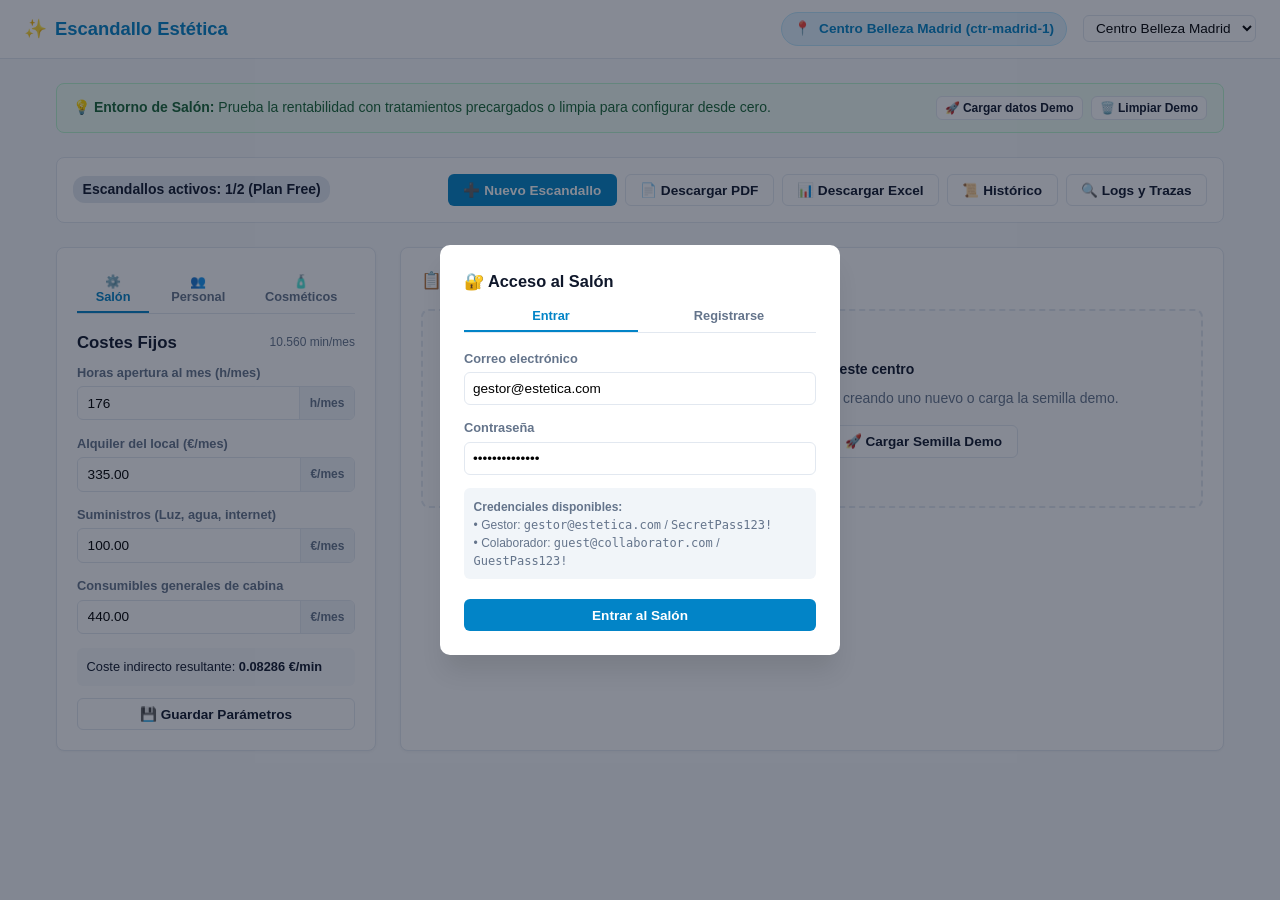
<file: src/Escandallo.Web/wwwroot/index.html>
<!DOCTYPE html>
<html lang="es">
<head>
  <meta charset="UTF-8">
  <meta name="viewport" content="width=device-width, initial-scale=1.0">
  <title>Escandallo Estética - Rentabilidad y Fijación de Precios</title>
  <link rel="stylesheet" href="css/app.css">
</head>
<body>

  <!-- 1. Navbar con Badge Permanente de Centro Activo (CMP-WEB-UI-001) -->
  <header class="navbar">
    <div class="navbar-brand">
      ✨ <span>Escandallo Estética</span>
    </div>

    <div style="display: flex; align-items: center; gap: 1rem; flex-wrap: wrap;">
      <div id="navUserBadge" class="user-badge" style="display:none;">
        👤 <span id="userEmailSpan">gestor@estetica.com</span>
      </div>

      <div class="navbar-center-badge" id="activeCenterBadge">
        📍 <span id="activeCenterBadgeText">Centro Belleza Madrid (ctr-madrid-1)</span>
      </div>

      <select class="center-select" id="centerSelect" title="Seleccionar Centro">
        <option value="ctr-madrid-1">Centro Belleza Madrid</option>
        <option value="ctr-radiante-1">Centro Radiante</option>
        <option value="ctr-luz-belleza">Luz y Belleza</option>
        <option value="ctr-test-free">Centro Free Test</option>
      </select>

      <button id="btnOpenNewCenter" class="btn btn-secondary btn-sm" style="display:none;" onclick="openCreateCenterModal()">
        ➕ Nuevo Centro
      </button>

      <button id="btnLogout" class="btn btn-secondary btn-sm" style="display:none;" onclick="handleLogout()">
        🚪 Salir
      </button>
    </div>
  </header>

  <main class="container">

    <!-- 2. Banner de Onboarding y Modo Demo (BR-DEMO-DATA-001, MVP-USAB-05) -->
    <section class="demo-banner">
      <div>
        <strong>💡 Entorno de Salón:</strong> Prueba la rentabilidad con tratamientos precargados o limpia para configurar desde cero.
      </div>
      <div style="display: flex; gap: 0.5rem;">
        <button class="btn btn-secondary btn-sm" onclick="handleLoadDemo()">🚀 Cargar datos Demo</button>
        <button class="btn btn-secondary btn-sm" onclick="handlePurgeDemo()">🗑️ Limpiar Demo</button>
      </div>
    </section>

    <!-- 3. Barra de Acciones y Compuerta Freemium (BR-FREEMIUM-LIMIT-001, MVP-USAB-02) -->
    <section class="action-bar">
      <div class="quota-indicator" style="display:flex; align-items:center; gap:0.5rem; flex-wrap:wrap;">
        <span id="quotaBadge" class="quota-badge">Escandallos activos: 1/2 (Plan Free)</span>
        <button id="btnSubscribePro" class="btn btn-sm btn-primary" onclick="handleSubscribePro()" style="display:none;">⭐ Contratar Plan Pro</button>
        <button id="btnCancelPro" class="btn btn-sm btn-danger" onclick="handleCancelPro()" style="display:none;">❌ Cancelar Pro</button>
      </div>

      <div style="display: flex; gap: 0.5rem; flex-wrap: wrap;">
        <button class="btn btn-primary" onclick="handleCreateNew()">
          ➕ Nuevo Escandallo
        </button>
        <button class="btn btn-secondary" onclick="handleExportPdf()">
          📄 Descargar PDF
        </button>
        <button class="btn btn-secondary" onclick="handleExportXlsx()">
          📊 Descargar Excel
        </button>
        <button class="btn btn-secondary" onclick="openAuditModal()">
          📜 Histórico
        </button>
        <button class="btn btn-secondary" onclick="openLogsModal()">
          🔍 Logs y Trazas
        </button>
      </div>
    </section>

    <!-- 4. Cuadrícula Principal: Configuración de Costes y Matriz de Rentabilidad -->
    <div class="grid-2">

      <!-- Columna Izquierda: Configuración de Gastos Generales, Personal y Cosméticos (Excel Parity) -->
      <aside class="card">
        <div class="tabs-nav">
          <button id="tabBtnSalon" class="tab-btn active" onclick="switchConfigTab('salon')">⚙️ Salón</button>
          <button id="tabBtnWorkers" class="tab-btn" onclick="switchConfigTab('workers')">👥 Personal</button>
          <button id="tabBtnProducts" class="tab-btn" onclick="switchConfigTab('products')">🧴 Cosméticos</button>
        </div>

        <!-- Pestaña 1: Gastos Salón -->
        <div id="tabContentSalon" class="tab-content active">
          <div class="card-title" style="margin-bottom:0.5rem;">
            <span>Costes Fijos</span>
            <span style="font-size:0.75rem; color:var(--text-muted); font-weight:normal;" id="calcMinutes">10.560 min/mes</span>
          </div>

          <form id="costsForm" onsubmit="handleSaveCosts(event)">
            <div class="form-group">
              <label class="form-label" for="inputHours">Horas apertura al mes (h/mes)</label>
              <div class="input-with-unit">
                <input type="number" id="inputHours" value="176" min="1" max="744" step="1" required>
                <span class="unit-label">h/mes</span>
              </div>
            </div>

            <div class="form-group">
              <label class="form-label" for="inputRent">Alquiler del local (€/mes)</label>
              <div class="input-with-unit">
                <input type="number" id="inputRent" value="335.00" min="0" step="0.01" required>
                <span class="unit-label">€/mes</span>
              </div>
            </div>

            <div class="form-group">
              <label class="form-label" for="inputSupplies">Suministros (Luz, agua, internet)</label>
              <div class="input-with-unit">
                <input type="number" id="inputSupplies" value="100.00" min="0" step="0.01" required>
                <span class="unit-label">€/mes</span>
              </div>
            </div>

            <div class="form-group">
              <label class="form-label" for="inputCabinConsumables">Consumibles generales de cabina</label>
              <div class="input-with-unit">
                <input type="number" id="inputCabinConsumables" value="440.00" min="0" step="0.01" required>
                <span class="unit-label">€/mes</span>
              </div>
            </div>

            <div style="background:#f8fafc; padding:0.6rem; border-radius:6px; margin:0.75rem 0; font-size:0.8rem;">
              Coste indirecto resultante: <strong id="calculatedOverheadMinute">0.08286 €/min</strong>
            </div>

            <button type="submit" class="btn btn-secondary" style="width:100%; justify-content:center;">
              💾 Guardar Parámetros
            </button>
          </form>
        </div>

        <!-- Pestaña 2: Personal -->
        <div id="tabContentWorkers" class="tab-content">
          <div style="display:flex; justify-content:space-between; align-items:center; margin-bottom:0.75rem;">
            <span style="font-weight:700; font-size:0.9rem;">Coste Personal</span>
            <button class="btn btn-primary btn-sm" onclick="openAddWorkerModal()">➕ Añadir</button>
          </div>
          <div class="table-responsive">
            <table style="font-size:0.8rem;">
              <thead>
                <tr>
                  <th>Puesto</th>
                  <th>Coste/Mes</th>
                  <th>€/min</th>
                  <th>Acciones</th>
                </tr>
              </thead>
              <tbody id="workersTableBody">
                <!-- Inyección dinámica -->
              </tbody>
            </table>
          </div>
        </div>

        <!-- Pestaña 3: Cosméticos -->
        <div id="tabContentProducts" class="tab-content">
          <div style="display:flex; justify-content:space-between; align-items:center; margin-bottom:0.75rem;">
            <span style="font-weight:700; font-size:0.9rem;">Catálogo Cosméticos</span>
            <button class="btn btn-primary btn-sm" onclick="openAddProductModal()">➕ Añadir</button>
          </div>
          <div class="table-responsive">
            <table style="font-size:0.8rem;">
              <thead>
                <tr>
                  <th>Producto</th>
                  <th>Envase</th>
                  <th>Coste Ud.</th>
                  <th>Acciones</th>
                </tr>
              </thead>
              <tbody id="productsTableBody">
                <!-- Inyección dinámica -->
              </tbody>
            </table>
          </div>
        </div>
      </aside>

      <!-- Columna Derecha: Matriz de Servicios y Semáforos (Matriz 4 Estados UI) -->
      <section class="card">
        <div class="card-title">
          <span>📋 Cartera de Servicios y Semáforo de Margen</span>
        </div>

        <!-- Estado 1: Loading -->
        <div id="stateLoading" class="state-loading">
          <div class="spinner"></div>
          <p>Calculando rentabilidad y cargando tratamientos...</p>
        </div>

        <!-- Estado 2: Error -->
        <div id="stateError" class="state-error" style="display:none;">
          <div>
            <strong>Error de conexión:</strong> <span id="errorMessageText"></span>
          </div>
          <button class="btn btn-danger btn-sm" onclick="loadCenterData()">Reintentar</button>
        </div>

        <!-- Estado 3: Empty -->
        <div id="stateEmpty" class="state-empty" style="display:none;">
          <h4>Sin escandallos en este centro</h4>
          <p>No tienes tratamientos registrados todavía. Comienza creando uno nuevo o carga la semilla demo.</p>
          <div style="margin-top:1rem; display:flex; justify-content:center; gap:0.5rem;">
            <button class="btn btn-primary" onclick="handleCreateNew()">➕ Crear Primer Tratamiento</button>
            <button class="btn btn-secondary" onclick="handleLoadDemo()">🚀 Cargar Semilla Demo</button>
          </div>
        </div>

        <!-- Estado 4: Nominal / Success -->
        <div id="stateNominal" style="display:none;">
          <div class="table-responsive">
            <table>
              <thead>
                <tr>
                  <th>Tratamiento</th>
                  <th>Tiempo</th>
                  <th>Coste Escandallo</th>
                  <th>PVP Sugerido</th>
                  <th>PVR Cobrado</th>
                  <th>Margen %</th>
                  <th>Semáforo</th>
                  <th>Estado</th>
                  <th>Acciones</th>
                </tr>
              </thead>
              <tbody id="servicesTableBody">
                <!-- Inyección dinámica -->
              </tbody>
            </table>
          </div>
        </div>

      </section>

    </div>
  </main>

  <!-- Modal: Login y Registro de Usuario (FR-AUTH-001) -->
  <div id="loginModal" class="modal-overlay" style="display:none;">
    <div class="modal-content" style="max-width:400px;">
      <div class="modal-header" style="flex-direction:column; align-items:flex-start; gap:0.5rem;">
        <h3 id="authModalTitle">🔐 Acceso al Salón</h3>
        <div class="tabs-nav" style="width:100%; margin:0;">
          <button type="button" id="tabBtnLogin" class="tab-btn active" style="flex:1;" onclick="switchAuthTab('login')">Entrar</button>
          <button type="button" id="tabBtnRegister" class="tab-btn" style="flex:1;" onclick="switchAuthTab('register')">Registrarse</button>
        </div>
      </div>
      <!-- Login Form -->
      <form id="loginForm" onsubmit="handleLogin(event)">
        <div class="modal-body">
          <div id="loginError" class="state-error" style="display:none; padding:0.5rem; margin-bottom:0.75rem; font-size:0.8rem;"></div>
          <div class="form-group">
            <label class="form-label" for="loginEmail">Correo electrónico</label>
            <input type="email" id="loginEmail" class="center-select" style="width:100%; padding:0.5rem;" value="gestor@estetica.com" required>
          </div>
          <div class="form-group">
            <label class="form-label" for="loginPassword">Contraseña</label>
            <input type="password" id="loginPassword" class="center-select" style="width:100%; padding:0.5rem;" value="SecretPass123!" required>
          </div>
          <div style="background:#f1f5f9; padding:0.6rem; border-radius:6px; font-size:0.75rem; color:var(--text-muted); margin-top:0.5rem;">
            <strong>Credenciales disponibles:</strong><br>
            • Gestor: <code>gestor@estetica.com</code> / <code>SecretPass123!</code><br>
            • Colaborador: <code>guest@collaborator.com</code> / <code>GuestPass123!</code>
          </div>
        </div>
        <div class="modal-footer">
          <button type="submit" id="btnLoginSubmit" class="btn btn-primary" style="width:100%; justify-content:center;">Entrar al Salón</button>
        </div>
      </form>

      <!-- Register Form -->
      <form id="registerForm" onsubmit="handleRegisterSubmit(event)" style="display:none;">
        <div class="modal-body">
          <div id="registerError" class="state-error" style="display:none; padding:0.5rem; margin-bottom:0.75rem; font-size:0.8rem;"></div>
          <div class="form-group">
            <label class="form-label" for="registerEmail">Correo electrónico</label>
            <input type="email" id="registerEmail" class="center-select" style="width:100%; padding:0.5rem;" placeholder="tu@estetica.com" required>
          </div>
          <div class="form-group">
            <label class="form-label" for="registerPassword">Contraseña (mínimo 6 caracteres)</label>
            <input type="password" id="registerPassword" class="center-select" style="width:100%; padding:0.5rem;" placeholder="******" minlength="6" required>
          </div>
          <div class="form-group">
            <label class="form-label" for="registerCenterName">Nombre de tu Centro de Estética</label>
            <input type="text" id="registerCenterName" class="center-select" style="width:100%; padding:0.5rem;" placeholder="Ej. Centro de Belleza Élite" required>
          </div>
        </div>
        <div class="modal-footer">
          <button type="submit" id="btnRegisterSubmit" class="btn btn-primary" style="width:100%; justify-content:center;">Crear Cuenta y Salón</button>
        </div>
      </form>
    </div>
  </div>

  <!-- Modal: Crear Nuevo Centro de Estética (Punto 4) -->
  <div id="createCenterModal" class="modal-overlay" style="display:none;">
    <div class="modal-content" style="max-width:420px;">
      <div class="modal-header">
        <h3>📍 Crear Nuevo Centro de Estética</h3>
        <button class="btn btn-secondary btn-sm" onclick="closeCreateCenterModal()">✕</button>
      </div>
      <form onsubmit="handleCreateCenterSubmit(event)">
        <div class="modal-body">
          <div id="createCenterError" class="state-error" style="display:none; padding:0.5rem; margin-bottom:0.75rem; font-size:0.8rem;"></div>
          <div class="form-group">
            <label class="form-label" for="newCenterNameInput">Nombre del Centro</label>
            <input type="text" id="newCenterNameInput" class="center-select" style="width:100%; padding:0.5rem;" placeholder="Ej. Clínica Estética Serrano" required>
          </div>
          <div style="font-size:0.75rem; color:var(--text-muted);">
            Se creará un nuevo salón vinculado a tu usuario con configuración de costes y cartera independiente.
          </div>
        </div>
        <div class="modal-footer">
          <button type="button" class="btn btn-secondary" onclick="closeCreateCenterModal()">Cancelar</button>
          <button type="submit" class="btn btn-primary">Crear Centro</button>
        </div>
      </form>
    </div>
  </div>

  <!-- Modal: Añadir Categoría de Personal (TSK-REM-003) -->
  <div id="addWorkerModal" class="modal-overlay" style="display:none;">
    <div class="modal-content" style="max-width:420px;">
      <div class="modal-header">
        <h3>👥 Añadir Categoría de Personal</h3>
        <button class="btn btn-secondary btn-sm" onclick="closeAddWorkerModal()">✕</button>
      </div>
      <form onsubmit="handleCreateWorkerSubmit(event)">
        <div class="modal-body">
          <div class="form-group">
            <label class="form-label" for="workerCategoryName">Categoría / Puesto</label>
            <input type="text" id="workerCategoryName" class="center-select" style="width:100%; padding:0.5rem;" placeholder="Ej. Oficial de Cabina" required>
          </div>
          <div class="form-group">
            <label class="form-label" for="workerMonthlyCost">Coste Mensual Empresa (€/mes)</label>
            <div class="input-with-unit">
              <input type="number" id="workerMonthlyCost" value="1800.00" min="0" step="any" required>
              <span class="unit-label">€/mes</span>
            </div>
          </div>
          <div style="font-size:0.75rem; color:var(--text-muted);">
            Suma de salario bruto y seguros sociales de la empresa (calcula el coste/minuto sobre las horas de salón).
          </div>
        </div>
        <div class="modal-footer">
          <button type="button" class="btn btn-secondary" onclick="closeAddWorkerModal()">Cancelar</button>
          <button type="submit" class="btn btn-primary">Guardar Puesto</button>
        </div>
      </form>
    </div>
  </div>

  <!-- Modal: Añadir Tipo de Cosmético (TSK-REM-003) -->
  <div id="addProductModal" class="modal-overlay" style="display:none;">
    <div class="modal-content" style="max-width:440px;">
      <div class="modal-header">
        <h3>🧴 Añadir Tipo de Cosmético</h3>
        <button class="btn btn-secondary btn-sm" onclick="closeAddProductModal()">✕</button>
      </div>
      <form onsubmit="handleCreateProductSubmit(event)">
        <div class="modal-body">
          <div class="form-group">
            <label class="form-label" for="productName">Nombre del Cosmético</label>
            <input type="text" id="productName" class="center-select" style="width:100%; padding:0.5rem;" placeholder="Ej. Sérum Ácido Hialurónico" required>
          </div>
          <div class="form-group">
            <label class="form-label" for="productPrice">Precio Compra Envase (€)</label>
            <div class="input-with-unit">
              <input type="number" id="productPrice" value="45.00" min="0" step="0.01" required>
              <span class="unit-label">€</span>
            </div>
          </div>
          <div class="form-group">
            <label class="form-label" for="productCapacity">Capacidad / Unidades Envase</label>
            <div class="input-with-unit">
              <input type="number" id="productCapacity" value="250" min="1" step="1" required>
              <span class="unit-label">cant</span>
            </div>
          </div>
          <div class="form-group">
            <label class="form-label" for="productUnit">Unidad de Medida</label>
            <select id="productUnit" class="center-select" style="width:100%; padding:0.5rem;">
              <option value="0" selected>Mililitros (ml)</option>
              <option value="1">Gramos (g)</option>
              <option value="2">Unidades (ud / vial / ampolla)</option>
            </select>
          </div>
          <div class="form-group">
            <label class="form-label" for="productWaste">Merma Estimada (%)</label>
            <div class="input-with-unit">
              <input type="number" id="productWaste" value="5" min="0" max="50" step="1" required>
              <span class="unit-label">%</span>
            </div>
          </div>
        </div>
        <div class="modal-footer">
          <button type="button" class="btn btn-secondary" onclick="closeAddProductModal()">Cancelar</button>
          <button type="submit" class="btn btn-primary">Guardar Cosmético</button>
        </div>
      </form>
    </div>
  </div>

  <!-- Modal: Actualizar Precio de Cosmético -->
  <div id="editProductPriceModal" class="modal-overlay" style="display:none;">
    <div class="modal-content" style="max-width:380px;">
      <div class="modal-header">
        <h3>💶 Actualizar Tarifa Proveedor</h3>
        <button class="btn btn-secondary btn-sm" onclick="closeEditProductPriceModal()">✕</button>
      </div>
      <form onsubmit="handleUpdateProductPriceSubmit(event)">
        <input type="hidden" id="editProductId">
        <div class="modal-body">
          <p id="editProductLabel" style="font-weight:600; margin-bottom:0.75rem; font-size:0.9rem;"></p>
          <div class="form-group">
            <label class="form-label" for="editProductNewPrice">Nuevo Precio Envase (€)</label>
            <div class="input-with-unit">
              <input type="number" id="editProductNewPrice" min="0" step="0.01" required>
              <span class="unit-label">€</span>
            </div>
          </div>
        </div>
        <div class="modal-footer">
          <button type="button" class="btn btn-secondary" onclick="closeEditProductPriceModal()">Cancelar</button>
          <button type="submit" class="btn btn-primary">Actualizar</button>
        </div>
      </form>
    </div>
  </div>

  <!-- Modal: Editar Categoría de Personal -->
  <div id="editWorkerModal" class="modal-overlay" style="display:none;">
    <div class="modal-content" style="max-width:420px;">
      <div class="modal-header">
        <h3>✏️ Editar Categoría de Personal</h3>
        <button class="btn btn-secondary btn-sm" onclick="closeEditWorkerModal()">✕</button>
      </div>
      <form onsubmit="handleUpdateWorkerSubmit(event)">
        <input type="hidden" id="editWorkerId">
        <div class="modal-body">
          <div class="form-group">
            <label class="form-label" for="editWorkerCategoryName">Categoría / Puesto</label>
            <input type="text" id="editWorkerCategoryName" class="center-select" style="width:100%; padding:0.5rem;" required>
          </div>
          <div class="form-group">
            <label class="form-label" for="editWorkerMonthlyCost">Coste Mensual Empresa (€/mes)</label>
            <div class="input-with-unit">
              <input type="number" id="editWorkerMonthlyCost" min="0" step="any" required>
              <span class="unit-label">€/mes</span>
            </div>
          </div>
        </div>
        <div class="modal-footer">
          <button type="button" class="btn btn-secondary" onclick="closeEditWorkerModal()">Cancelar</button>
          <button type="submit" class="btn btn-primary">Guardar Cambios</button>
        </div>
      </form>
    </div>
  </div>

  <!-- Modal: Editar Cosmético Completo -->
  <div id="editProductModal" class="modal-overlay" style="display:none;">
    <div class="modal-content" style="max-width:440px;">
      <div class="modal-header">
        <h3>✏️ Editar Producto Cosmético</h3>
        <button class="btn btn-secondary btn-sm" onclick="closeEditProductModal()">✕</button>
      </div>
      <form onsubmit="handleUpdateProductFullSubmit(event)">
        <input type="hidden" id="editProductFullId">
        <div class="modal-body">
          <div class="form-group">
            <label class="form-label" for="editProductFullName">Nombre del Cosmético</label>
            <input type="text" id="editProductFullName" class="center-select" style="width:100%; padding:0.5rem;" required>
          </div>
          <div class="form-group">
            <label class="form-label" for="editProductFullPrice">Precio Compra Envase (€)</label>
            <div class="input-with-unit">
              <input type="number" id="editProductFullPrice" min="0" step="0.01" required>
              <span class="unit-label">€</span>
            </div>
          </div>
          <div class="form-group">
            <label class="form-label" for="editProductFullCapacity">Capacidad / Unidades Envase</label>
            <div class="input-with-unit">
              <input type="number" id="editProductFullCapacity" min="1" step="1" required>
              <span class="unit-label">cant</span>
            </div>
          </div>
          <div class="form-group">
            <label class="form-label" for="editProductFullUnit">Unidad de Medida</label>
            <select id="editProductFullUnit" class="center-select" style="width:100%; padding:0.5rem;">
              <option value="0">Mililitros (ml)</option>
              <option value="1">Gramos (g)</option>
              <option value="2">Unidades (ud / vial / ampolla)</option>
            </select>
          </div>
          <div class="form-group">
            <label class="form-label" for="editProductFullWaste">Merma Estimada (%)</label>
            <div class="input-with-unit">
              <input type="number" id="editProductFullWaste" min="0" max="50" step="1" required>
              <span class="unit-label">%</span>
            </div>
          </div>
        </div>
        <div class="modal-footer">
          <button type="button" class="btn btn-secondary" onclick="closeEditProductModal()">Cancelar</button>
          <button type="submit" class="btn btn-primary">Guardar Cambios</button>
        </div>
      </form>
    </div>
  </div>

  <!-- Modal: Compuerta Freemium y Actualización a Premium -->
  <div id="upgradeModal" class="modal-overlay" style="display:none;">
    <div class="modal-content">
      <div class="modal-header">
        <h3 style="color:#0284c7;">🔒 Límite de Cuota Freemium Alcanzado</h3>
        <button class="btn btn-secondary btn-sm" onclick="closeUpgradeModal()">✕</button>
      </div>
      <div class="modal-body">
        <p>Has alcanzado el límite de <strong>2 escandallos activos</strong> del plan Free.</p>
        <p style="margin-top:0.5rem;">
          Para registrar nuevos servicios o duplicar tratamientos, actualiza a <strong>Premium</strong> y disfruta de escandallos ilimitados, o pausa uno de los tratamientos actuales para liberar tu cuota gratuita.
        </p>
        <div style="background:#f0fdf4; border:1px solid #86efac; border-radius:6px; padding:0.75rem; margin-top:1rem; font-size:0.85rem;">
          ⭐ <strong>Plan Premium (29 €/mes):</strong><br>
          • Escandallos y bonos ilimitados por centro.<br>
          • Recálculo automático de precios ante variación de proveedores.<br>
          • Exportación ejecutiva sin marcas de agua.
        </div>
      </div>
      <div class="modal-footer">
        <button class="btn btn-secondary" onclick="closeUpgradeModal()">Cerrar</button>
        <button class="btn btn-primary" onclick="simulateUpgradeToPremium()">
          💳 Desbloquear Premium Ilimitado
        </button>
      </div>
    </div>
  </div>

  <!-- Modal: Crear Nuevo Escandallo Rápido -->
  <div id="createModal" class="modal-overlay" style="display:none;">
    <div class="modal-content">
      <div class="modal-header">
        <h3>➕ Formular Nuevo Tratamiento</h3>
        <button class="btn btn-secondary btn-sm" onclick="closeCreateModal()">✕</button>
      </div>
      <form onsubmit="handleCreateServiceSubmit(event)">
        <div class="modal-body">
          <div class="form-group">
            <label class="form-label" for="createServiceName">Nombre del Servicio</label>
            <input type="text" id="createServiceName" class="center-select" style="width:100%; padding:0.5rem;" placeholder="Ej. Radiofrecuencia Tensor Facial" required>
          </div>
          <div class="form-group">
            <label class="form-label" for="createDuration">Duración en cabina (minutos)</label>
            <div class="input-with-unit">
              <input type="number" id="createDuration" value="60" min="1" max="720" required>
              <span class="unit-label">min</span>
            </div>
          </div>
          <div class="form-group">
            <label class="form-label" for="createPvr">PVR Cobrado al Cliente (con IVA)</label>
            <div class="input-with-unit">
              <input type="number" id="createPvr" value="65.00" min="0" step="0.50" required>
              <span class="unit-label">€</span>
            </div>
          </div>
          <div class="form-group">
            <label class="form-label" for="createWorkerCategory">Categoría Profesional</label>
            <select id="createWorkerCategory" class="center-select" style="width:100%; padding:0.5rem;">
              <option value="Esteticista" selected>Esteticista</option>
              <option value="Encargado">Encargado</option>
              <option value="Auxiliar">Auxiliar</option>
            </select>
          </div>
          <div class="form-group">
            <label class="form-label" for="createConsumableProduct">Producto Cosmético Principal</label>
            <select id="createConsumableProduct" class="center-select" style="width:100%; padding:0.5rem;" onchange="updateConsumableDetails()">
              <option value="cos-01" data-name="Leche Limpiadora" data-unit="0" data-unit-cost="0.072" data-unit-name="ml" selected>Leche Limpiadora (0,072 €/ml)</option>
              <option value="cos-02" data-name="Vial Principios Activos" data-unit="2" data-unit-cost="11.50" data-unit-name="ud">Vial Principios Activos (11,50 €/ud)</option>
              <option value="cos-03" data-name="Crema Finalizadora" data-unit="0" data-unit-cost="0.304" data-unit-name="ml">Crema Finalizadora (0,304 €/ml)</option>
              <option value="cos-04" data-name="Aceite Esencial Masaje" data-unit="0" data-unit-cost="0.180" data-unit-name="ml">Aceite Esencial Masaje (0,180 €/ml)</option>
              <option value="none" data-name="" data-unit="0" data-unit-cost="0" data-unit-name="">(Sin consumibles adicionales)</option>
            </select>
          </div>
          <div class="form-group">
            <label class="form-label" for="createConsumableAmount">Cantidad de Cosmético</label>
            <div class="input-with-unit">
              <input type="number" id="createConsumableAmount" value="5" min="0" step="0.5" required>
              <span id="createConsumableUnitLabel" class="unit-label">ml</span>
            </div>
          </div>
        </div>
        <div class="modal-footer">
          <button type="button" class="btn btn-secondary" onclick="closeCreateModal()">Cancelar</button>
          <button type="submit" class="btn btn-primary">Guardar Tratamiento</button>
        </div>
      </form>
    </div>
  </div>

  <!-- Modal: Histórico de Auditoría Criptográfica (ADR-004, Punto 3) -->
  <div id="auditModal" class="modal-overlay" style="display:none;">
    <div class="modal-content" style="max-width:850px;">
      <div class="modal-header">
        <h3>📜 Histórico Criptográfico de Modificaciones (SHA-256)</h3>
        <button class="btn btn-secondary btn-sm" onclick="closeAuditModal()">✕</button>
      </div>
      <div class="modal-body">
        <div style="display:flex; justify-content:space-between; align-items:center; margin-bottom:0.75rem; flex-wrap:wrap; gap:0.5rem;">
          <p style="font-size:0.85rem; color:var(--text-muted); margin:0;">
            Registro encadenado inmutable (SEC-REQ-AUDIT-IMMUTABLE-001). Hash previo garantiza no-repudio.
          </p>
          <div style="display:flex; align-items:center; gap:0.5rem;">
            <label for="auditCenterSelect" style="font-size:0.8rem; font-weight:600; margin:0;">Centro:</label>
            <select id="auditCenterSelect" class="form-control" style="font-size:0.8rem; padding:0.25rem 0.5rem; width:auto;" onchange="fetchAuditHistory()">
              <option value="">Centro actual</option>
              <option value="all">🌐 Todos los centros</option>
            </select>
          </div>
        </div>
        <div class="table-responsive" style="max-height:350px; overflow-y:auto;">
          <table style="font-size:0.8rem;">
            <thead>
              <tr>
                <th>Fecha (UTC)</th>
                <th>Acción / Recurso</th>
                <th>Val. Anterior</th>
                <th>Val. Nuevo</th>
                <th>Hash SHA-256 Encadenado</th>
              </tr>
            </thead>
            <tbody id="auditTableBody">
              <tr><td colspan="5" style="text-align:center; color:var(--text-muted);">Cargando histórico...</td></tr>
            </tbody>
          </table>
        </div>
      </div>
      <div class="modal-footer">
        <button class="btn btn-secondary" onclick="fetchAuditHistory()">🔄 Actualizar</button>
        <button class="btn btn-primary" onclick="closeAuditModal()">Cerrar</button>
      </div>
    </div>
  </div>

  <!-- Modal: Logs y Trazas del Sistema (Punto 8) -->
  <div id="logsModal" class="modal-overlay" style="display:none;">
    <div class="modal-content" style="max-width:900px;">
      <div class="modal-header">
        <h3>🔍 Consola de Logs y Trazas en Tiempo Real</h3>
        <button class="btn btn-secondary btn-sm" onclick="closeLogsModal()">✕</button>
      </div>
      <div class="modal-body">
        <div style="display:flex; justify-content:space-between; align-items:center; margin-bottom:0.5rem;">
          <span style="font-size:0.85rem; color:var(--text-muted);">Buffer circular en memoria de eventos, llamadas HTTP y trazas (QR-OBSERVABILITY-001).</span>
          <button class="btn btn-secondary btn-sm" onclick="fetchSystemLogs()">🔄 Refrescar Logs</button>
        </div>
        <div id="logsConsole" style="background:#0f172a; color:#f8fafc; font-family:Consolas, Monaco, monospace; font-size:0.75rem; padding:1rem; border-radius:6px; max-height:400px; overflow-y:auto; line-height:1.4;">
          <div style="color:#94a3b8;">Cargando trazas del sistema...</div>
        </div>
      </div>
      <div class="modal-footer">
        <button class="btn btn-primary" onclick="closeLogsModal()">Cerrar</button>
      </div>
    </div>
  </div>

  <script src="js/app.js"></script>
</body>
</html>
</file>
<file: src/Escandallo.Web/wwwroot/css/app.css>
:root {
  --font-family: -apple-system, BlinkMacSystemFont, "Segoe UI", Roboto, "Helvetica Neue", Arial, sans-serif;
  --bg-primary: #f8fafc;
  --bg-surface: #ffffff;
  --text-main: #0f172a;
  --text-muted: #64748b;
  --border-color: #e2e8f0;
  --primary: #0284c7;
  --primary-hover: #0369a1;
  --primary-light: #e0f2fe;
  
  --traffic-green-bg: #dcfce7;
  --traffic-green-text: #166534;
  --traffic-green-border: #22c55e;
  
  --traffic-yellow-bg: #fef9c3;
  --traffic-yellow-text: #854d0e;
  --traffic-yellow-border: #eab308;
  
  --traffic-red-bg: #fee2e2;
  --traffic-red-text: #991b1b;
  --traffic-red-border: #ef4444;
}

* {
  box-sizing: border-box;
  margin: 0;
  padding: 0;
}

body {
  font-family: var(--font-family);
  background-color: var(--bg-primary);
  color: var(--text-main);
  line-height: 1.5;
  font-size: 14px;
}

/* Navbar */
.navbar {
  background-color: var(--bg-surface);
  border-bottom: 1px solid var(--border-color);
  padding: 0.75rem 1.5rem;
  display: flex;
  justify-content: space-between;
  align-items: center;
  position: sticky;
  top: 0;
  z-index: 100;
}

.navbar-brand {
  display: flex;
  align-items: center;
  gap: 0.5rem;
  font-weight: 700;
  font-size: 1.15rem;
  color: var(--primary);
}

.navbar-center-badge {
  display: flex;
  align-items: center;
  gap: 0.5rem;
  background: var(--primary-light);
  color: var(--primary);
  padding: 0.35rem 0.75rem;
  border-radius: 9999px;
  font-weight: 600;
  font-size: 0.85rem;
  border: 1px solid #bae6fd;
}

.center-select {
  padding: 0.25rem 0.5rem;
  border-radius: 6px;
  border: 1px solid var(--border-color);
  background: white;
  font-size: 0.85rem;
}

/* Layout */
.container {
  max-width: 1200px;
  margin: 1.5rem auto;
  padding: 0 1rem;
}

/* Top Banner */
.demo-banner {
  background: #f0fdf4;
  border: 1px solid #bbf7d0;
  color: #166534;
  padding: 0.75rem 1rem;
  border-radius: 8px;
  margin-bottom: 1.5rem;
  display: flex;
  justify-content: space-between;
  align-items: center;
  flex-wrap: wrap;
  gap: 0.5rem;
}

/* Quota & Action Bar */
.action-bar {
  display: flex;
  justify-content: space-between;
  align-items: center;
  flex-wrap: wrap;
  gap: 1rem;
  margin-bottom: 1.5rem;
  background: var(--bg-surface);
  padding: 1rem;
  border-radius: 8px;
  border: 1px solid var(--border-color);
}

.quota-indicator {
  display: flex;
  align-items: center;
  gap: 0.5rem;
  font-weight: 600;
  color: var(--text-muted);
}

.quota-badge {
  background: #e2e8f0;
  padding: 0.2rem 0.6rem;
  border-radius: 12px;
  color: var(--text-main);
}

.quota-badge.quota-full {
  background: var(--traffic-red-bg);
  color: var(--traffic-red-text);
  border: 1px solid var(--traffic-red-border);
}

/* Buttons */
.btn {
  display: inline-flex;
  align-items: center;
  gap: 0.35rem;
  padding: 0.45rem 0.9rem;
  border-radius: 6px;
  font-size: 0.85rem;
  font-weight: 600;
  cursor: pointer;
  border: 1px solid transparent;
  transition: all 0.15s ease-in-out;
  text-decoration: none;
}

.btn-primary {
  background: var(--primary);
  color: white;
}
.btn-primary:hover {
  background: var(--primary-hover);
}

.btn-secondary {
  background: white;
  border-color: var(--border-color);
  color: var(--text-main);
}
.btn-secondary:hover {
  background: #f1f5f9;
}

.btn-danger {
  background: #ef4444;
  color: white;
}
.btn-danger:hover {
  background: #dc2626;
}

.btn-sm {
  padding: 0.25rem 0.5rem;
  font-size: 0.75rem;
}

/* Grid & Cards */
.grid-2 {
  display: grid;
  grid-template-columns: 320px 1fr;
  gap: 1.5rem;
}

@media (max-width: 900px) {
  .grid-2 {
    grid-template-columns: 1fr;
  }
}

.card {
  background: var(--bg-surface);
  border: 1px solid var(--border-color);
  border-radius: 8px;
  padding: 1.25rem;
  box-shadow: 0 1px 3px rgba(0,0,0,0.04);
}

.card-title {
  font-size: 1.05rem;
  font-weight: 700;
  margin-bottom: 1rem;
  display: flex;
  align-items: center;
  justify-content: space-between;
}

/* Form inputs */
.form-group {
  margin-bottom: 0.85rem;
}

.form-label {
  display: block;
  font-weight: 600;
  font-size: 0.8rem;
  margin-bottom: 0.25rem;
  color: var(--text-muted);
}

.input-with-unit {
  display: flex;
  align-items: center;
  border: 1px solid var(--border-color);
  border-radius: 6px;
  overflow: hidden;
  background: white;
}

.input-with-unit input {
  flex: 1;
  border: none;
  padding: 0.45rem 0.6rem;
  font-size: 0.85rem;
  outline: none;
}

.unit-label {
  background: #f1f5f9;
  padding: 0.45rem 0.6rem;
  font-size: 0.75rem;
  font-weight: 600;
  color: var(--text-muted);
  border-left: 1px solid var(--border-color);
}

/* 4 UI States Matrix */
.state-loading {
  padding: 3rem 1rem;
  text-align: center;
  color: var(--text-muted);
}
.spinner {
  width: 32px;
  height: 32px;
  border: 3px solid #e2e8f0;
  border-top-color: var(--primary);
  border-radius: 50%;
  animation: spin 0.8s linear infinite;
  margin: 0 auto 0.75rem auto;
}
@keyframes spin {
  to { transform: rotate(360deg); }
}

.state-empty {
  padding: 3rem 1.5rem;
  text-align: center;
  background: #fdfdfd;
  border: 2px dashed var(--border-color);
  border-radius: 8px;
  color: var(--text-muted);
}
.state-empty h4 {
  color: var(--text-main);
  margin-bottom: 0.5rem;
}

.state-error {
  padding: 1rem 1.25rem;
  background: var(--traffic-red-bg);
  border: 1px solid var(--traffic-red-border);
  color: var(--traffic-red-text);
  border-radius: 8px;
  margin-bottom: 1rem;
  display: flex;
  justify-content: space-between;
  align-items: center;
}

/* Table */
.table-responsive {
  overflow-x: auto;
}

table {
  width: 100%;
  border-collapse: collapse;
  text-align: left;
}

th {
  background: #f8fafc;
  padding: 0.75rem 0.75rem;
  font-size: 0.75rem;
  font-weight: 700;
  color: var(--text-muted);
  border-bottom: 1px solid var(--border-color);
  text-transform: uppercase;
}

td {
  padding: 0.75rem 0.75rem;
  border-bottom: 1px solid var(--border-color);
  vertical-align: middle;
}

tr:hover td {
  background-color: #f8fafc;
}

tr.inactive-row {
  opacity: 0.55;
  background: #fafafa;
}

/* Traffic light badge */
.badge-traffic {
  display: inline-block;
  padding: 0.2rem 0.55rem;
  border-radius: 9999px;
  font-size: 0.75rem;
  font-weight: 700;
}
.badge-traffic.Verde {
  background: var(--traffic-green-bg);
  color: var(--traffic-green-text);
  border: 1px solid var(--traffic-green-border);
}
.badge-traffic.Amarillo {
  background: var(--traffic-yellow-bg);
  color: var(--traffic-yellow-text);
  border: 1px solid var(--traffic-yellow-border);
}
.badge-traffic.Rojo {
  background: var(--traffic-red-bg);
  color: var(--traffic-red-text);
  border: 1px solid var(--traffic-red-border);
}

/* Loss warning */
.loss-warning {
  margin-top: 0.25rem;
  font-size: 0.75rem;
  font-weight: 700;
  color: #b91c1c;
  display: flex;
  align-items: center;
  gap: 0.25rem;
}

/* Modal */
.modal-overlay {
  position: fixed;
  inset: 0;
  background: rgba(15, 23, 42, 0.5);
  display: flex;
  align-items: center;
  justify-content: center;
  z-index: 1000;
  padding: 1rem;
}

.modal-content {
  background: white;
  border-radius: 10px;
  max-width: 520px;
  width: 100%;
  padding: 1.5rem;
  box-shadow: 0 20px 25px -5px rgba(0, 0, 0, 0.1);
}

.modal-header {
  display: flex;
  justify-content: space-between;
  align-items: center;
  margin-bottom: 1rem;
}

.modal-body {
  margin-bottom: 1.25rem;
}

.modal-footer {
  display: flex;
  justify-content: flex-end;
  gap: 0.5rem;
}

/* Tabs for Configuration Card */
.tabs-nav {
  display: flex;
  gap: 0.25rem;
  border-bottom: 1px solid var(--border-color);
  margin-bottom: 1rem;
}
.tab-btn {
  padding: 0.4rem 0.65rem;
  background: transparent;
  border: none;
  border-bottom: 2px solid transparent;
  font-size: 0.8rem;
  font-weight: 600;
  color: var(--text-muted);
  cursor: pointer;
  transition: all 0.15s ease-in-out;
}
.tab-btn:hover {
  color: var(--primary);
}
.tab-btn.active {
  color: var(--primary);
  border-bottom-color: var(--primary);
}
.tab-content {
  display: none;
}
.tab-content.active {
  display: block;
}
.user-badge {
  display: flex;
  align-items: center;
  gap: 0.4rem;
  font-size: 0.85rem;
  color: var(--text-muted);
  font-weight: 500;
}
</file>
